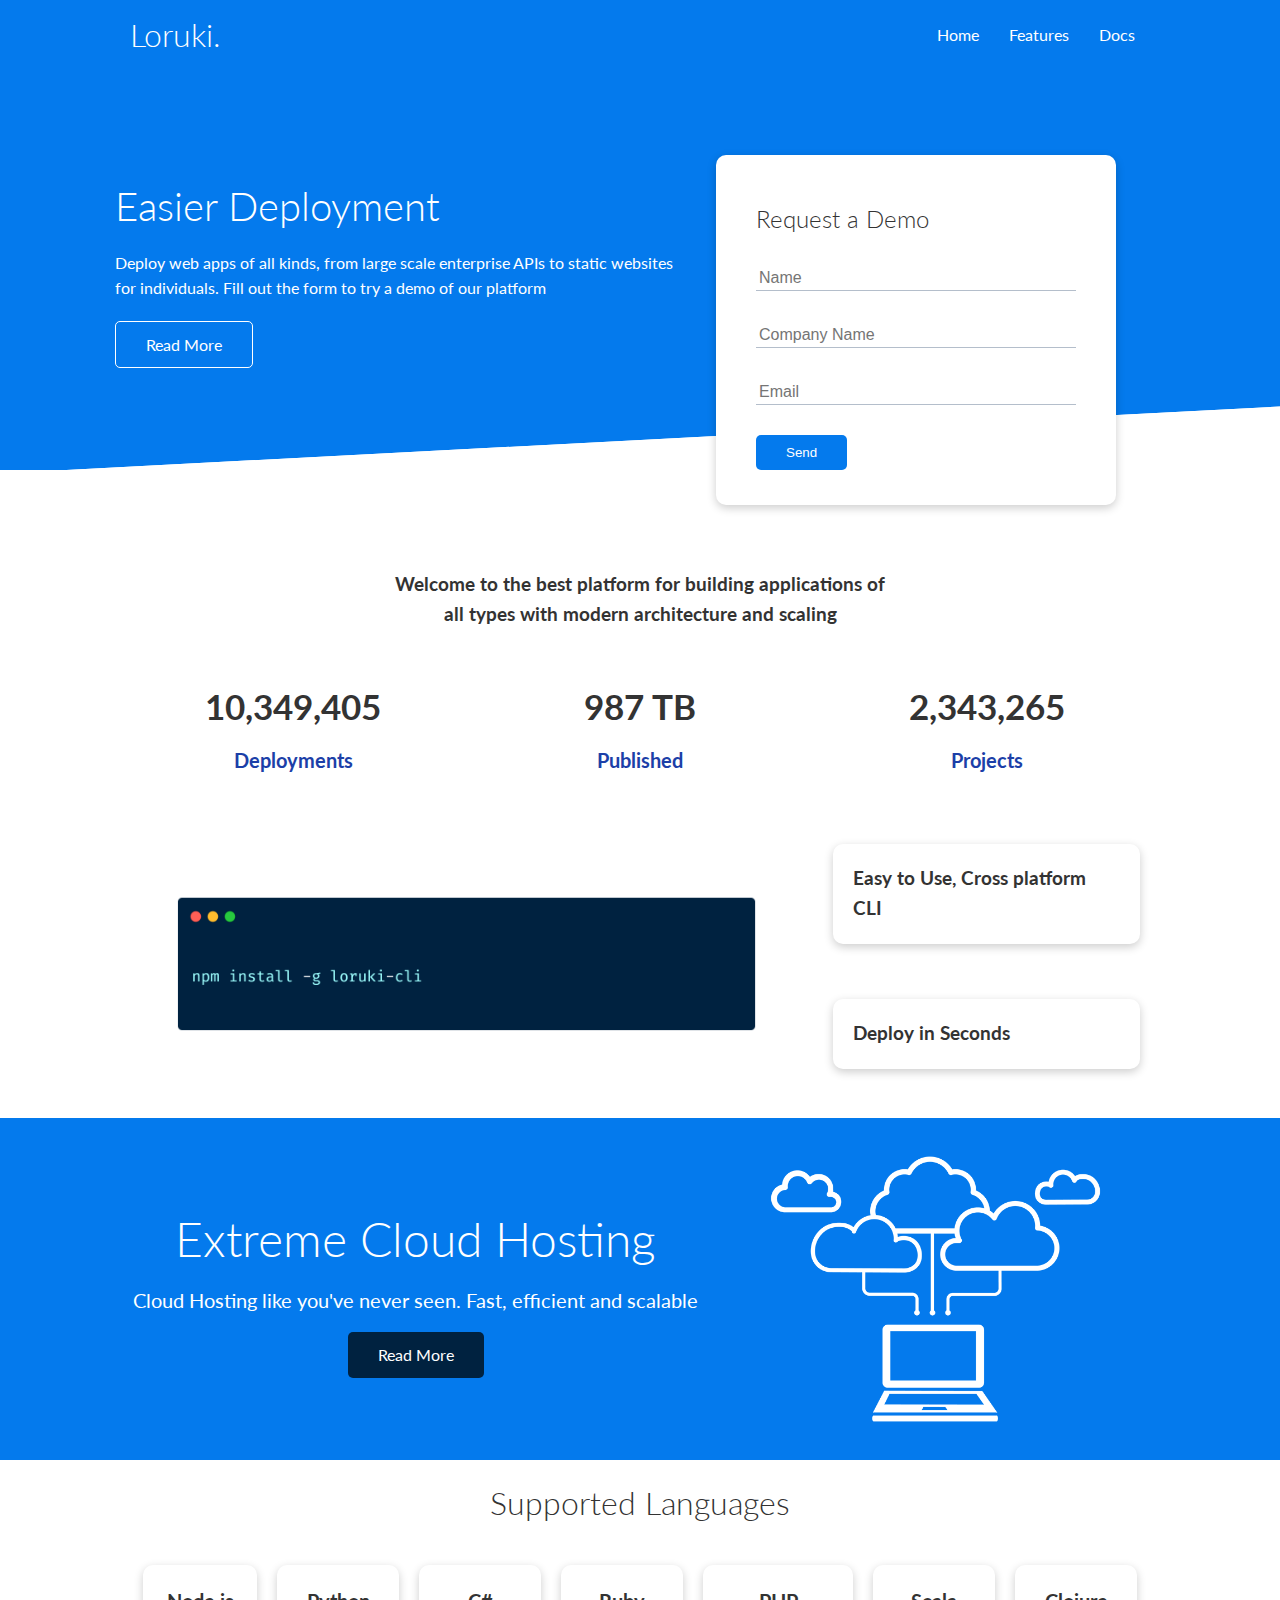
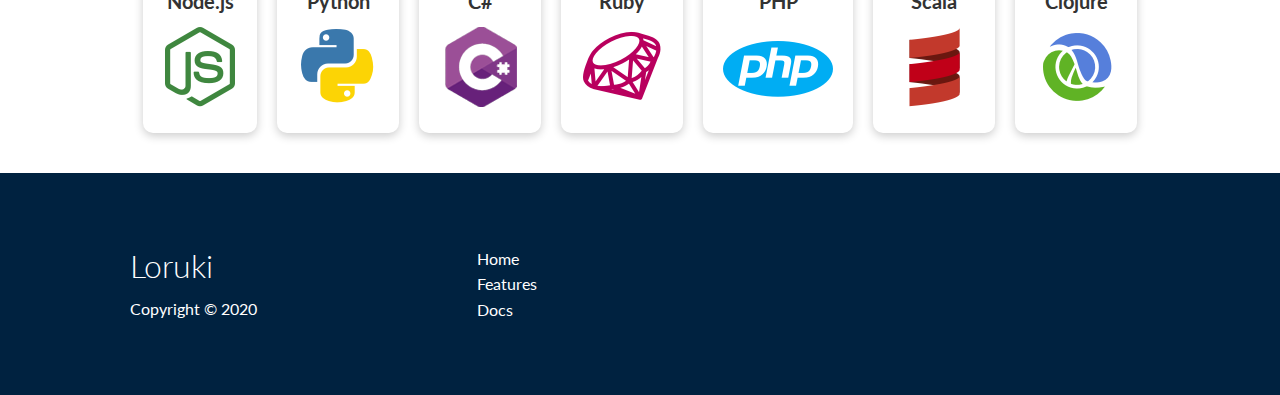
<file: index.html>
<!DOCTYPE html>
<html lang="en">

<head>
    <meta charset="UTF-8">
    <meta name="viewport" content="width=device-width, initial-scale=1.0">
    <link rel="stylesheet" href="https://cdnjs.cloudflare.com/ajax/libs/font-awesome/5.15.1/css/all.min.css"
        integrity="sha512-+4zCK9k+qNFUR5X+cKL9EIR+ZOhtIloNl9GIKS57V1MyNsYpYcUrUeQc9vNfzsWfV28IaLL3i96P9sdNyeRssA=="
        crossorigin="anonymous" referrerpolicy="no-referrer" />
    <link rel="stylesheet" href="CSS/utilities.css">
    <link rel="stylesheet" href="CSS/style.css">
    <title>LORUKI | Cloud Hosting For Everyone</title>
</head>

<body>
    <!-- Navbar -->
    <div class="navbar">
        <div class="container flex">
            <h1 class="logo">Loruki.</h1>
            <nav>
                <ul>
                    <li><a href="index.html">Home</a></li>
                    <li><a href="features.html">Features</a></li>
                    <li><a href="docs.html">Docs</a></li>
                </ul>
            </nav>
        </div>
    </div>

    <!----- Showcase ----->
    <section class="showcase">
        <div class="container grid">
            <div class="showcase-text">
                <h1>Easier Deployment</h1>
                <p>Deploy web apps of all kinds, from large scale enterprise APIs to static websites for individuals.
                    Fill out the form to try a demo of our platform</p>
                <a href="features.html" class="btn btn-outline">Read More</a>
            </div>

            <div class="showcase-form card">
                <h2>Request a Demo</h2>
                <form>
                    <div class="form-control">
                        <input type="text" name="name" placeholder="Name" required>
                    </div>
                    <div class="form-control">
                        <input type="text" name="company" placeholder="Company Name" required>
                    </div>
                    <div class="form-control">
                        <input type="email" name="email" placeholder="Email" required>
                    </div>
                    <input type="submit" value="Send" class="btn btn-primary">
                </form>
            </div>
        </div>
    </section>


    <!-------- Stats -------->
    <section class="stats">
        <div class="container">
            <h3 class="stats-heading text-center my-1">
                Welcome to the best platform for building applications of all types with modern architecture and scaling
            </h3>

            <div class="grid grid-3 text-center my-4">
                <div>
                    <i class="fas fa-server fa-3x"></i>
                    <h3>10,349,405</h3>
                    <p class="text-secondary">Deployments</p>
                </div>
                <div>
                    <i class="fas fa-upload fa-3x"></i>
                    <h3>987 TB</h3>
                    <p class="text-secondary">Published</p>
                </div>
                <div>
                    <i class="fas fa-project-diagram fa-3x"></i>
                    <h3>2,343,265</h3>
                    <p class="text-secondary">Projects</p>
                </div>
            </div>
        </div>
    </section>

    <!------ Cli ------>
    <section class="cli">
        <div class="container grid">
            <img src="./images/cli.png" alt="">
            <div class="card">
                <h3>Easy to Use, Cross platform CLI</h3>
            </div>
            <div class="card">
                <h3>Deploy in Seconds</h3>
            </div>
        </div>
    </section>

    <!------ Cloud ------>
    <section class="cloud bg-primary my-2 py-2">
        <div class="container grid">
            <div class="text-center">
                <h2 class="lg">Extreme Cloud Hosting</h2>
                <p class="lead my-1">Cloud Hosting like you've never seen. Fast, efficient and scalable</p>
                <a href="features.html" class="btn btn-dark">Read More</a>
            </div>
            <img src="./images/cloud.png" alt="">
        </div>
    </section>

    <!--Languages  -->
    <section class="languages">
        <h2 class="md text-center my-2">
            Supported Languages
        </h2>
        <div class="container flex">
            <div class="card">
                <h4>Node.js</h4>
                <img src="./images/logos/node.png" alt="">
            </div>
            <div class="card">
                <h4>Python</h4>
                <img src="./images/logos/python.png" alt="">
            </div>
            <div class="card">
                <h4>C#</h4>
                <img src="./images/logos/csharp.png" alt="">
            </div>
            <div class="card">
                <h4>Ruby</h4>
                <img src="./images/logos/ruby.png" alt="">
            </div>
            <div class="card">
                <h4>PHP</h4>
                <img src="./images/logos/php.png" alt="">
            </div>
            <div class="card">
                <h4>Scala</h4>
                <img src="./images/logos/scala.png" alt="">
            </div>
            <div class="card">
                <h4>Clojure</h4>
                <img src="./images/logos/clojure.png" alt="">
            </div>
        </div>
    </section>

    <!-- Footer -->
    <footer class="footer bg-dark py-5">
        <div class="container grid grid-3">
            <div>
                <h1>
                    Loruki
                </h1>
                <p>Copyright &copy; 2020</p>
            </div>
            <nav>
                <ul>
                    <li><a href="index.html">Home</a></li>
                    <li><a href="features.html">Features</a></li>
                    <li><a href="docs.html">Docs</a></li>
                </ul>
            </nav>
            <div class="social">
                <a href="https://github.com/OLAMIDEOJ" target="_blank"><i class="fab fa-github fa-2x"></i></a>
                <a href="https://www.facebook.com/Ojoanudlegend" target="_blank"><i class="fab fa-facebook fa-2x"></i></a>
                <a href="https://www.instagram.com/olamide_ojay/" target="_blank"><i class="fab fa-instagram fa-2x"></i></a>
                <a href="https://twitter.com/KingOlamideOjay" target="_blank"><i class="fab fa-twitter fa-2x"></i></a>
                <a href="https://www.linkedin.com/in/olamide-joseph-oladokun-753a331a0/" target="_blank"><i class="fab fa-linkedin fa-2x"></i></a>
            </div>
        </div>
    </footer>

</body>

</html>
</file>
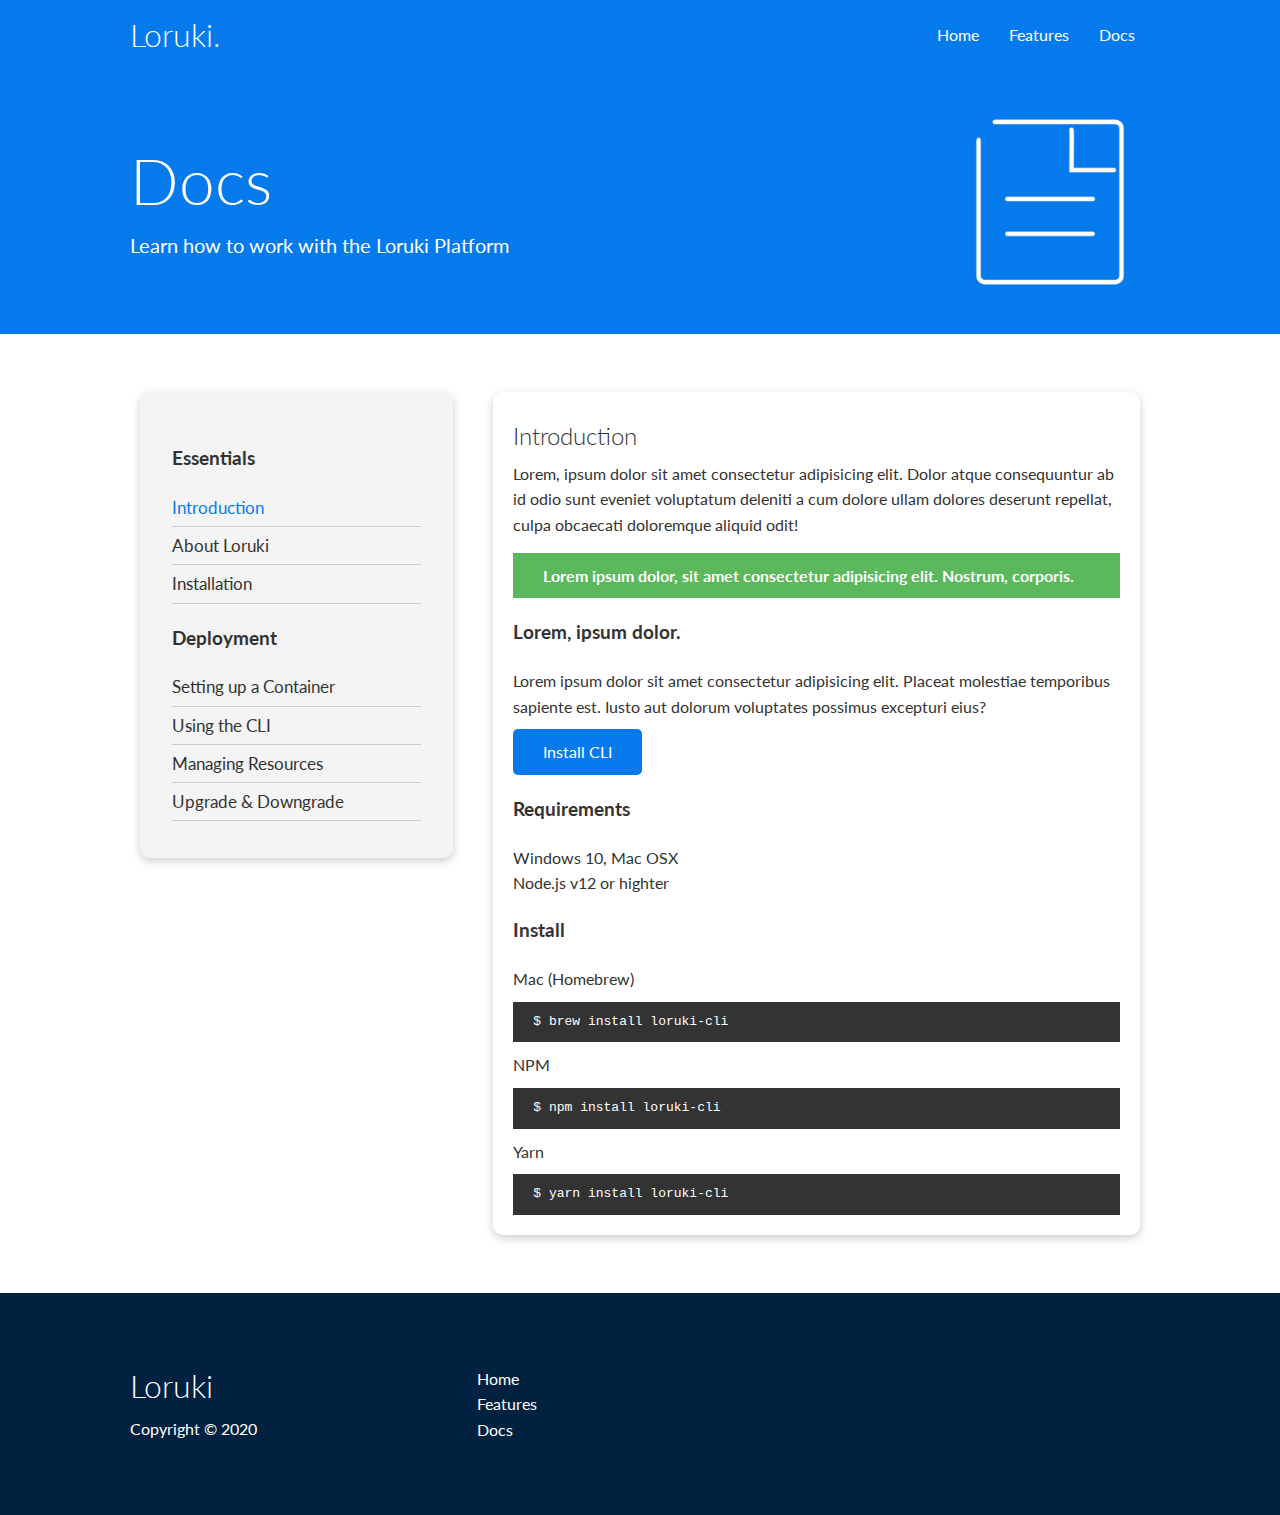
<file: docs.html>
<!DOCTYPE html>
<html lang="en">

<head>
    <meta charset="UTF-8">
    <meta name="viewport" content="width=device-width, initial-scale=1.0">
    <link rel="stylesheet" href="https://cdnjs.cloudflare.com/ajax/libs/font-awesome/5.15.1/css/all.min.css"
        integrity="sha512-+4zCK9k+qNFUR5X+cKL9EIR+ZOhtIloNl9GIKS57V1MyNsYpYcUrUeQc9vNfzsWfV28IaLL3i96P9sdNyeRssA=="
        crossorigin="anonymous" referrerpolicy="no-referrer" />
    <link rel="stylesheet" href="CSS/utilities.css">
    <link rel="stylesheet" href="CSS/style.css">
    <title>LORUKI | Cloud Hosting For Everyone</title>
</head>

<body>
    <!-- Navbar -->
    <div class="navbar">
        <div class="container flex">
            <h1 class="logo">Loruki.</h1>
            <nav>
                <ul>
                    <li><a href="index.html">Home</a></li>
                    <li><a href="features.html">Features</a></li>
                    <li><a href="docs.html">Docs</a></li>
                </ul>
            </nav>
        </div>
    </div>


    <!------ Head ------>
    <section class="docs-head bg-primary py-3">
        <div class="container grid">
            <div>
                <h1 class="xl">Docs</h1>
                <p class="lead">
                    Learn how to work with the Loruki Platform
                </p>
            </div>
            <img src="./images/docs.png" alt="">
        </div>
    </section>

    <!-- Docs main -->
    <section class="docs-main my-4">
        <div class="container grid">
            <div class="card bg-light p-3">
                <h3 class="my-2">Essentials</h3>
                <nav>
                    <ul>
                        <li><a class="text-primary" href="#">Introduction</a></li>
                        <li><a href="#">About Loruki</a></li>
                        <li><a href="#">Installation</a></li>
                    </ul>
                </nav>

                <h3 class="my-2">Deployment</h3>
                <nav>
                    <ul>
                        <li><a href="#">Setting up a Container</a></li>
                        <li><a href="#">Using the CLI</a></li>
                        <li><a href="#">Managing Resources</a></li>
                        <li><a href="#">Upgrade & Downgrade</a></li>
                    </ul>
                </nav>
            </div>
            <div class="card">
                <h2>Introduction</h2>
                <p>Lorem, ipsum dolor sit amet consectetur adipisicing elit. Dolor atque consequuntur ab id odio sunt
                    eveniet voluptatum deleniti a cum dolore ullam dolores deserunt repellat, culpa obcaecati doloremque
                    aliquid odit!</p>

                <div class="alert alert-success">
                    <i class="fas fa-info"></i>Lorem ipsum dolor, sit amet consectetur adipisicing elit. Nostrum,
                    corporis.
                </div>

                <h3>Lorem, ipsum dolor.</h3>
                <p>Lorem ipsum dolor sit amet consectetur adipisicing elit. Placeat molestiae temporibus sapiente est.
                    Iusto aut dolorum voluptates possimus excepturi eius?</p>
                <a href="#" class="btn btn-primary">Install CLI</a>

                <h3>Requirements</h3>
                <ul>
                    <li>Windows 10, Mac OSX</li>
                    <li>Node.js v12 or highter</li>
                </ul>

                <h3>Install</h3>
                <p>Mac (Homebrew)</p>
                <pre><code>$ brew install loruki-cli</code></pre>
                <p>NPM</p>
                <pre><code>$ npm install loruki-cli</code></pre>
                <p>Yarn</p>
                <pre><code>$ yarn install loruki-cli</code></pre>



            </div>
        </div>
    </section>


    <!-- Footer -->
    <footer class="footer bg-dark py-5">
        <div class="container grid grid-3">
            <div>
                <h1>
                    Loruki
                </h1>
                <p>Copyright &copy; 2020</p>
            </div>
            <nav>
                <ul>
                    <li><a href="index.html">Home</a></li>
                    <li><a href="features.html">Features</a></li>
                    <li><a href="docs.html">Docs</a></li>
                </ul>
            </nav>
            <div class="social">
                <a href="https://github.com/OLAMIDEOJ" target="_blank"><i class="fab fa-github fa-2x"></i></a>
                <a href="https://www.facebook.com/Ojoanudlegend" target="_blank"><i
                        class="fab fa-facebook fa-2x"></i></a>
                <a href="https://www.instagram.com/olamide_ojay/" target="_blank"><i
                        class="fab fa-instagram fa-2x"></i></a>
                <a href="https://twitter.com/KingOlamideOjay" target="_blank"><i class="fab fa-twitter fa-2x"></i></a>
                <a href="https://www.linkedin.com/in/olamide-joseph-oladokun-753a331a0/" target="_blank"><i
                        class="fab fa-linkedin fa-2x"></i></a>
            </div>
        </div>
    </footer>

</body>

</html>
</file>
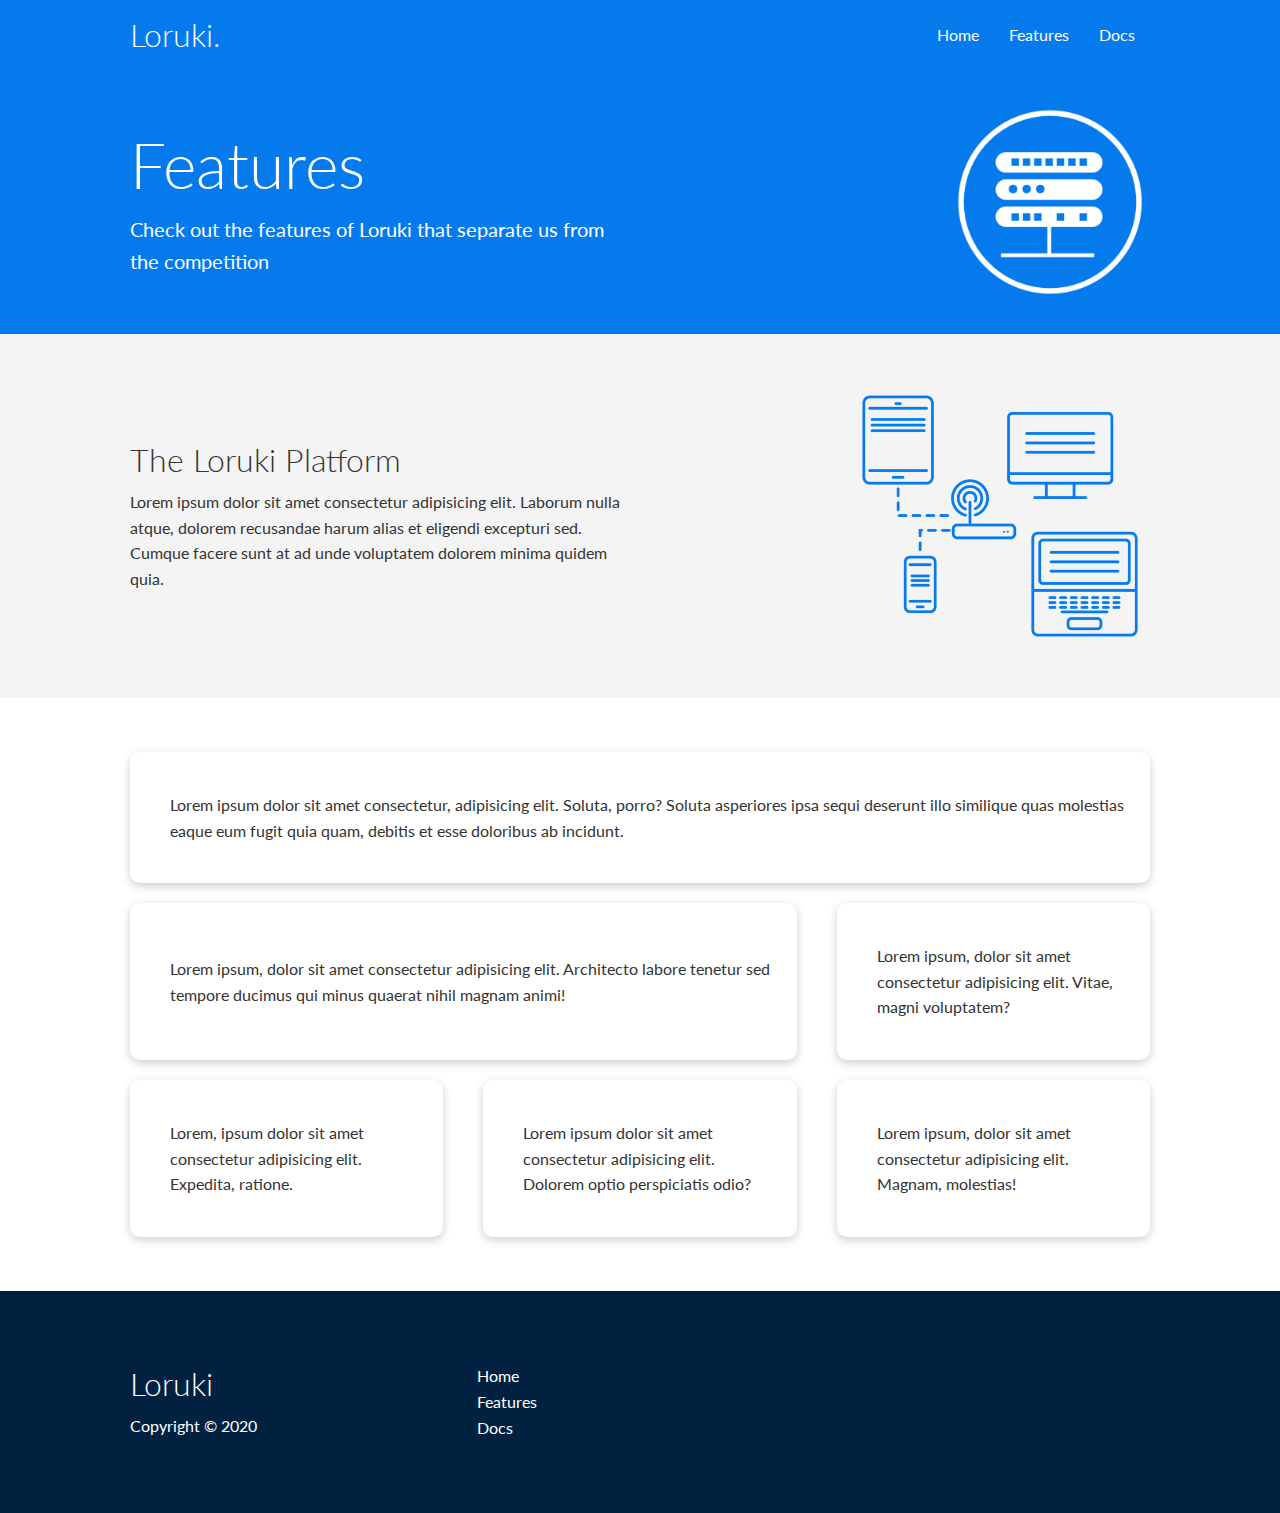
<file: features.html>
<!DOCTYPE html>
<html lang="en">

<head>
    <meta charset="UTF-8">
    <meta name="viewport" content="width=device-width, initial-scale=1.0">
    <link rel="stylesheet" href="https://cdnjs.cloudflare.com/ajax/libs/font-awesome/5.15.1/css/all.min.css"
        integrity="sha512-+4zCK9k+qNFUR5X+cKL9EIR+ZOhtIloNl9GIKS57V1MyNsYpYcUrUeQc9vNfzsWfV28IaLL3i96P9sdNyeRssA=="
        crossorigin="anonymous" referrerpolicy="no-referrer" />
    <link rel="stylesheet" href="CSS/utilities.css">
    <link rel="stylesheet" href="CSS/style.css">
    <title>LORUKI | Cloud Hosting For Everyone</title>
</head>

<body>
    <!-- Navbar -->
    <div class="navbar">
        <div class="container flex">
            <h1 class="logo">Loruki.</h1>
            <nav>
                <ul>
                    <li><a href="index.html">Home</a></li>
                    <li><a href="features.html">Features</a></li>
                    <li><a href="docs.html">Docs</a></li>
                </ul>
            </nav>
        </div>
    </div>


    <!------ Head ------>
    <section class="features-head bg-primary py-3">
        <div class="container grid">
            <div>
                <h1 class="xl">Features</h1>
                <p class="lead">
                    Check out the features of Loruki that separate us from the competition
                </p>
            </div>
            <img src="./images/server.png" alt="">
        </div>
    </section>

    <!-- Sub Head -->
    <section class="features-sub-head bg-light py-3">
        <div class="container grid">
            <div>
                <h1 class="md">The Loruki Platform</h1>
                <p>
                    Lorem ipsum dolor sit amet consectetur adipisicing elit. Laborum nulla atque, dolorem recusandae
                    harum alias et eligendi excepturi sed. Cumque facere sunt at ad unde voluptatem dolorem minima
                    quidem quia.
                </p>
            </div>
            <img src="./images/server2.png" alt="">
        </div>
    </section>

    <section class="features-main my-2">
        <div class="container grid grid-3">
            <div class="card flex">
                <i class="fas fa-server fa-3x"></i>
                <p>Lorem ipsum dolor sit amet consectetur, adipisicing elit. Soluta, porro? Soluta asperiores ipsa sequi deserunt illo similique quas molestias eaque eum fugit quia quam, debitis et esse doloribus ab incidunt.</p>
            </div>
            <div class="card flex">
                <i class="fas fa-network-wired fa-3x"></i>
                <p>Lorem ipsum, dolor sit amet consectetur adipisicing elit. Architecto labore tenetur sed tempore ducimus qui minus quaerat nihil magnam animi!</p>
            </div>
            <div class="card flex">
                <i class="fas fa-laptop-code fa-3x"></i>
                <p>Lorem ipsum, dolor sit amet consectetur adipisicing elit. Vitae, magni voluptatem?</p>
            </div>
            <div class="card flex">
                <i class="fas fa-database fa-3x"></i>
                <p>Lorem, ipsum dolor sit amet consectetur adipisicing elit. Expedita, ratione.</p>
            </div>
            <div class="card flex">
                <i class="fas fa-power-off fa-3x"></i>
                <p>Lorem ipsum dolor sit amet consectetur adipisicing elit. Dolorem optio perspiciatis odio?</p>
            </div>
            <div class="card flex">
                <i class="fas fa-upload fa-3x"></i>
                <p>Lorem ipsum, dolor sit amet consectetur adipisicing elit. Magnam, molestias!</p>
            </div>
        </div>
    </section>



    <!-- Footer -->
    <footer class="footer bg-dark py-5">
        <div class="container grid grid-3">
            <div>
                <h1>
                    Loruki
                </h1>
                <p>Copyright &copy; 2020</p>
            </div>
            <nav>
                <ul>
                    <li><a href="index.html">Home</a></li>
                    <li><a href="features.html">Features</a></li>
                    <li><a href="docs.html">Docs</a></li>
                </ul>
            </nav>
            <div class="social">
                <a href="https://github.com/OLAMIDEOJ" target="_blank"><i class="fab fa-github fa-2x"></i></a>
                <a href="https://www.facebook.com/Ojoanudlegend" target="_blank"><i
                        class="fab fa-facebook fa-2x"></i></a>
                <a href="https://www.instagram.com/olamide_ojay/" target="_blank"><i
                        class="fab fa-instagram fa-2x"></i></a>
                <a href="https://twitter.com/KingOlamideOjay" target="_blank"><i class="fab fa-twitter fa-2x"></i></a>
                <a href="https://www.linkedin.com/in/olamide-joseph-oladokun-753a331a0/" target="_blank"><i
                        class="fab fa-linkedin fa-2x"></i></a>
            </div>
        </div>
    </footer>

</body>

</html>
</file>
<file: CSS/utilities.css>
/* Utilities */
.container {
    max-width: 1100px;
    margin: 0 auto;
    overflow: auto;
    padding: 0 40px;
}

.card {
    background-color: #fff;
    color: #333;
    border-radius: 10px;
    box-shadow: 0 3px 10px rgba(0, 0, 0, 0.2);
    padding: 20px;
    margin: 10px;
}

.btn {
    display: inline-block;
    padding: 10px 30px;
    cursor: pointer;
    background-color: var(--primary-color);
    color: #fff;
    border: none;
    border-radius: 5px;
}

.btn-outline {
    background-color: transparent;
    border: 1px solid #fff;
}

.btn:hover {
    transform: scale(0.98);
}

/* Backgrounds & Coloured Buttons */
.bg-primary, 
.btn-primary {
    background-color: var(--primary-color);
    color: #fff;
}

.bg-secondary, 
.btn-secondary {
    background-color: var(--secondary-color);
    color: #fff;
}

.bg-dark, 
.btn-dark {
    background-color: var(--dark-color);
    color: #fff;
}
.bg-light, 
.btn-light {
    background-color: var(--light-color);
    color: #333;
}


.bg-primary a,
.btn-primary a,
.bg-secondary a,
.btn-secondary a,
.bg-dark a,
.btn-dark a {
    color: #fff;
}

/* Text Color */
.text-primary {
    color: var(--primary-color);
}

.text-secondary {
    color: var(--secondary-color);
}

.text-dark {
    color: var(--dark-color);
}


.text-light {
    color: var(--light-color);
}


/* Text Sizes */
.lead {
    font-size: 20px;
}

.sm {
    font-size: 1rem;
}

.md {
    font-size: 2rem;
}

.lg {
    font-size: 3rem;
}

.xl {
    font-size: 4rem;
}


.text-center {
    text-align: center;
}

/* Alert */
.alert {
    background-color: var(--light-color);
    padding: 10px 20px;
    font-weight: bold;
    margin: 15px 0;
}

.alert i {
    margin-right: 10px;
}

.alert-success {
    background-color: var(--success-color);
    color: #fff;
}

.alert-error {
    background-color: var(--error-color);
    color: #fff;
}


.flex {
    display: flex;
    justify-content: center;
    align-items: center;
    height: 100%;
}

.grid {
    display: grid;
    grid-template-columns: repeat(2, 1fr);
    gap: 20px;
    justify-content: center;
    align-items: center;
    height: 100%;
}

.grid-3 {
    grid-template-columns: repeat(3, 1fr);
}

/* Margin */
.my-1 {
    margin: 1rem 0;
}

.my-2 {
    margin: 1.5rem 0;
}

.my-3 {
    margin: 2rem 0;
}

.my-4 {
    margin: 3rem 0;
}

.my-5 {
    margin: 4rem 0;
}


.m-1 {
    margin: 1rem;
}

.m-2 {
    margin: 1.5rem;
}

.m-3 {
    margin: 2rem;
}

.m-4 {
    margin: 3rem;
}

.m-5 {
    margin: 4rem;
}

/* Padding*/
.py-1 {
    padding: 1rem 0;
}

.py-2 {
    padding: 1.5rem 0;
}

.py-3 {
    padding: 2rem 0;
}

.py-4 {
    padding: 3rem 0;
}

.py-5 {
    padding: 4rem 0;
}


.p-1 {
    padding: 1rem;
}

.p-2 {
    padding: 1.5rem;
}

.p-3 {
    padding: 2rem;
}

.p-4 {
    padding: 3rem;
}

.p-5 {
    padding: 4rem;
}
</file>
<file: CSS/style.css>
@import url('https://fonts.googleapis.com/css2?family=Lato:wght@300&display=swap');

:root {
    --primary-color: #047aed;
    --secondary-color: #1c3fa8;
    --dark-color: #002240;
    --light-color: #f4f4f4;
    --success-color: #5cb85c;
    --error-color: #d9534f;
}

* {
    box-sizing: border-box;
    margin: 0;
    padding: 0;
}

body {
    font-family: 'lato', sans-serif;
    color: #333;
    line-height: 1.6;
}

ul {
    list-style-type: none;
}

a {
    text-decoration: none;
    color: #333;
}

h1, h2 {
    font-weight: 300;
    line-height: 1.2;
    margin: 10px 0;
}

p {
    margin: 10px 0;
}

img {
    width: 100%;
}

code, pre {
    background-color: #333;
    color: #fff;
    padding: 10px;
}

/* Navbar */
.navbar {
    background-color: var(--primary-color);
    color: #fff;
    height: 70px;
}

.navbar ul {
    display: flex;
}

.navbar a {
    color: #fff;
    padding: 10px;
    margin: 0 5px;
}

.navbar a:hover {
    border: 2px #fff solid;
}

.navbar .flex {
    justify-content: space-between;
}

/* Showcase */
.showcase {
    height: 400px;
    background-color: var(--primary-color);
    color: #fff;
    position: relative;
}

.showcase h1 {
    font-size: 40px;
}

.showcase p {
    margin: 20px 0;
}

.showcase .grid {
    overflow: visible;
    grid-template-columns: 55% 45%;
    gap: 30px;
}

.showcase-text {
    animation: slideInFromLeft 1s ease-in;
}

.showcase-form {
    position: relative;
    top: 60px;
    height: 350px;
    width: 400px;
    padding: 40px;
    z-index: 100;
    animation: slideInFromRight 1s ease-in;
    /* justify-self: flex-end; */
}

.showcase-form .form-control {
    margin: 30px 0;
}

.showcase-form input[type='text'], 
.showcase-form input[type='email'] {
    border: 0;
    border-bottom: 1px solid #b4becb;
    width: 100%;
    padding: 3px;
    font-size: 16px;
}

.showcase-form input:focus {
    outline: none;
}

.showcase::before, .showcase::after {
    content: '';
    position: absolute;
    height: 100px;
    bottom: -70px;
    right: 0;
    left: 0;
    background-color: #fff;
    transform: skewY(-3deg);
    -webkit-transform: skewY(-3deg);
    -moz-transform: skewY(-3deg);
    -ms-transform: skewY(-3deg);
}

/* Stats */
.stats {
    padding-top: 100px;
    animation: slideInFromBottom 1s ease-in;
}


.stats-heading {
    max-width: 500px;
    margin: auto;
}
  
.stats .grid h3 {
    font-size: 35px;
}

.stats .grid p {
    font-size: 20px;
    font-weight: bold;
}



/* Cli */
.cli .grid {
    grid-template-columns: repeat(3, 1fr);
    grid-template-rows: repeat(2, 1fr);
}

.cli .grid > *:first-child {
    grid-column: 1 / span 2;
    grid-row: 1 / span 2;
}

/* Cloud */
.cloud .grid {
    grid-template-columns: 4fr 3fr;
}


/* Languages */
.languages .flex {
    flex-wrap: wrap;
}

.languages .card {
    text-align: center;
    margin: 18px 10px 40px;
    transition: transform 0.2s ease-in;
}

.languages .card h4 {
    font-size: 20px;
    margin-bottom: 10px;
}

.languages .card:hover {
    transform: translateY(-15px);
    /* cursor: pointer; */

}

/* Features */
.features-head img, .docs-head img {
    width: 200px;
    justify-self: flex-end;
}

.features-sub-head img {
    width: 300px;
    justify-self: flex-end;
}

.features-main .card > i {
    margin-right: 20px;
}

.features-main .grid {
    padding: 30px;
}

.features-main .grid > *:first-child {
    grid-column: 1 / span 3;
}

.features-main .grid > *:nth-child(2) {
    grid-column: 1 / span 2;
}



/* Docs */
.docs-main h3{
    margin: 20px 0;
}

.docs-main .grid {
    grid-template-columns: 1fr 2fr;
    align-items: flex-start;
}

.docs-main nav li {
    font-size: 17px;
    padding-bottom: 5px;
    margin-bottom: 5px;
    border-bottom: 1px #ccc solid;
}

.docs-main a:hover {
    font-weight: bold;
}




/* Footer */
.footer .social a {
    margin: 0 10px;
}


/* Animations */
@keyframes slideInFromLeft {
    0% {
        transform: translateX(-100%);
    }

    100% {
        transform: translateX(0);
    }
}

@keyframes slideInFromRight {
    0% {
        transform: translateX(100%);
    }

    100% {
        transform: translateX(0);
    }
}

@keyframes slideInFromTop {
    0% {
        transform: translateY(-100%);
    }

    100% {
        transform: translateX(0);
    }
}

@keyframes slideInFromBottom {
    0% {
        transform: translateY(100%);
    }

    100% {
        transform: translateX(0);
    }
}



/* Tablets and Under */
@media (max-width: 768px) {
    .grid, 
    .showcase .grid,
    .stats .grid,
    .cli .grid,
    .cloud .grid,
    .features-main .grid,
    .docs-main .grid {
        grid-template-columns: 1fr;
        grid-template-rows: 1fr;
    }

        .navbar a:hover {
            border: none;
            text-decoration: underline;
            font-size: 1.1rem;
            font-weight: bold;
        }

    .showcase {
        height: auto;
    }

    .showcase-text {
        text-align: center;
        margin-top: 40px;
        animation: slideInFromTop 1s ease-in;
    }
    
    .showcase-form {
        justify-self: center;
        margin: auto;
        animation: slideInFromBottom 1s ease-in;
    }

    .cli .grid>*:first-child {
        grid-column: 1;
        grid-row: 1;
    }

    .features-head,
    .features-sub-head,
    .docs-head {
        text-align: center;
    }

    .features-head img,
    .features-sub-head img,
    .docs-head img {
        justify-self: center;
    }

    .features-main .grid > *:first-child,
    .featues-main .grid > *:nth-child(2) {
        grid-column: 1;
    }

}


/* Mobile */
@media (max-width: 500px) {
    .navbar {
        height: 110px;
    }

    .navbar .flex {
        flex-direction: column;
    }

    .navbar a:hover {
        border: none;
        text-decoration: underline;
        font-size: 1.1rem;
        font-weight: bold;
    }
}
</file>
